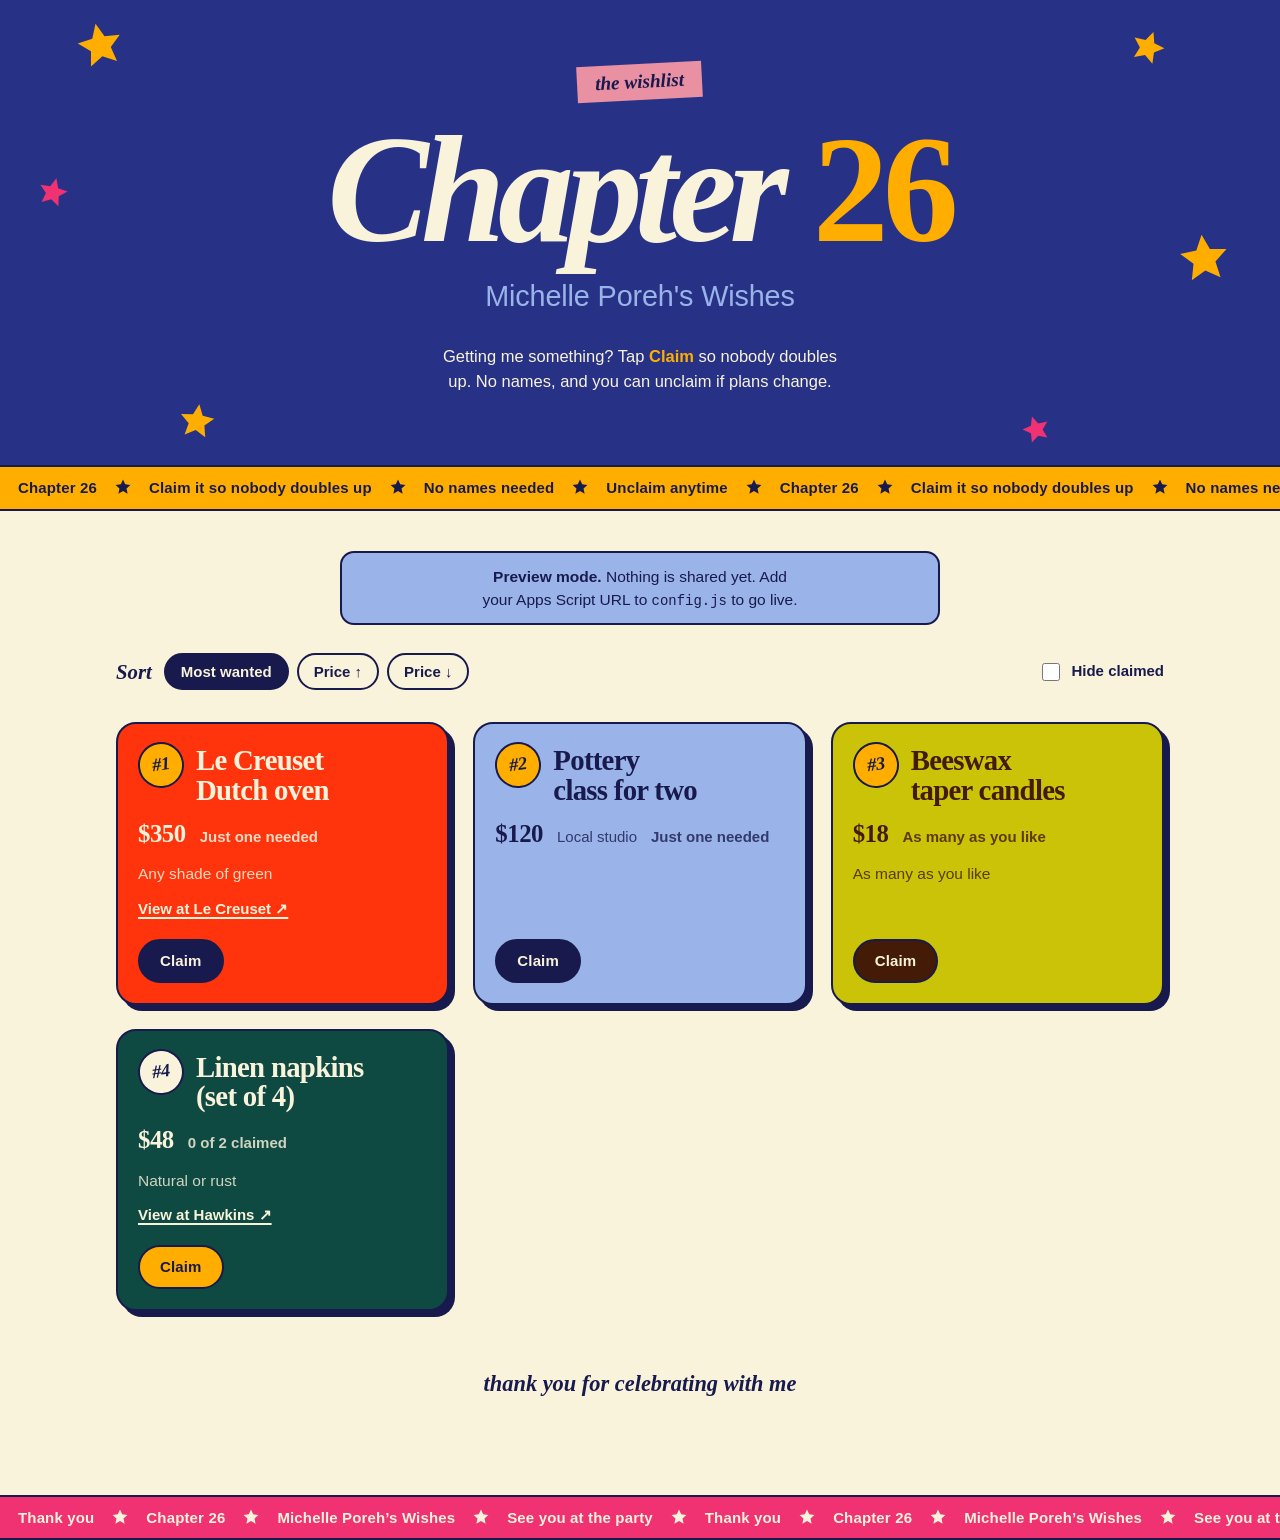
<file: wishlist/index.html>
<!doctype html>
<html lang="en">
<head>
  <meta charset="utf-8">
  <meta name="viewport" content="width=device-width, initial-scale=1">
  <title>Chapter 26</title>
  <meta name="description" content="Michelle Poreh's Wishes">
  <link rel="icon" href="data:image/svg+xml,<svg xmlns='http://www.w3.org/2000/svg' viewBox='0 0 100 100'><text y='.9em' font-size='90'>✦</text></svg>">
  <link href="https://api.fontshare.com/v2/css?f[]=gambetta@600,700,601,701&f[]=switzer@300,400,500,700&display=swap" rel="stylesheet">
  <link rel="stylesheet" href="style.css">
</head>
<body>
  <svg width="0" height="0" style="position:absolute" aria-hidden="true">
    <symbol id="star" viewBox="0 0 100 100"><path d="M50 3l13.6 30.3 33 3.6-24.6 22.3 6.9 32.5L50 75.1 21.1 91.7 28 59.2 3.4 36.9l33-3.6z"/></symbol>
  </svg>

  <header class="hero">
    <svg class="star" style="top:22px;left:6%;--s:46px;--r:-12deg"><use href="#star"/></svg>
    <svg class="star pink optional" style="top:38%;left:3%;--s:30px;--r:14deg"><use href="#star"/></svg>
    <svg class="star" style="bottom:26px;left:14%;--s:36px;--r:8deg"><use href="#star"/></svg>
    <svg class="star" style="top:30px;right:9%;--s:34px;--r:20deg"><use href="#star"/></svg>
    <svg class="star optional" style="top:50%;right:4%;--s:50px;--r:-6deg"><use href="#star"/></svg>
    <svg class="star pink" style="bottom:22px;right:18%;--s:28px;--r:-18deg"><use href="#star"/></svg>
    <div class="hero-inner">
      <div class="tag">the wishlist</div>
      <h1 class="title"><em>Chapter</em> <span class="num">26</span></h1>
      <p class="subtitle">Michelle Poreh's Wishes</p>
      <p class="intro">Getting me something? Tap <strong>Claim</strong> so nobody doubles up. No names, and you can unclaim if plans change.</p>
    </div>
  </header>

  <div class="marquee" aria-hidden="true">
    <div class="marquee-track" id="marquee"></div>
  </div>

  <section class="list-section">
  <div class="wrap">
    <div id="owner-notice" class="notice" hidden>
      <strong>No peeking!</strong> This device belongs to the birthday star, so claims are hidden here.
      <a href="admin.html">Edit your list</a>
    </div>
    <div id="preview-notice" class="notice" hidden>
      <strong>Preview mode.</strong> Nothing is shared yet. Add your Apps Script URL to <code>config.js</code> to go live.
    </div>

    <div class="toolbar">
      <div class="segmented" role="group" aria-label="Sort">
        <span class="label">Sort</span>
        <button type="button" data-sort="rank" aria-pressed="true">Most wanted</button>
        <button type="button" data-sort="price-asc" aria-pressed="false" aria-label="Price, low to high">Price ↑</button>
        <button type="button" data-sort="price-desc" aria-pressed="false" aria-label="Price, high to low">Price ↓</button>
      </div>
      <label class="toggle" id="hide-claimed-wrap">
        <input type="checkbox" id="hide-claimed"> Hide claimed
      </label>
    </div>

    <main id="grid" class="grid" aria-live="polite">
      <div class="skeleton"></div><div class="skeleton"></div><div class="skeleton"></div>
    </main>

    <p class="footer-note">thank you for celebrating with me</p>
  </div>
  </section>

  <div class="marquee pink" aria-hidden="true">
    <div class="marquee-track" id="marquee-2" style="animation-direction: reverse"></div>
  </div>
  <div id="toast" class="toast" role="status"></div>

  <script src="config.js"></script>
  <script src="api.js"></script>
  <script>
  (function () {
    const API = window.WishlistAPI;
    const MINE_KEY = 'wishlist-my-claims';     // { itemId: [token, ...] }
    const PREFS_KEY = 'wishlist-prefs';
    const isOwner = !!API.store.get('wishlist-owner', false);

    let items = [];
    let mine = API.store.get(MINE_KEY, {});
    const prefs = Object.assign({ sort: 'rank', hideClaimed: false }, API.store.get(PREFS_KEY, {}));
    const busy = new Set();

    const grid = document.getElementById('grid');
    const hideClaimed = document.getElementById('hide-claimed');

    if (isOwner) {
      document.getElementById('owner-notice').hidden = false;
      document.getElementById('hide-claimed-wrap').hidden = true;
    }
    if (API.preview) document.getElementById('preview-notice').hidden = false;

    // Scrolling banners: the phrase list is repeated twice so the loop is seamless.
    const starSvg = '<svg viewBox="0 0 100 100" width="16" height="16" style="vertical-align:-2px"><use href="#star"/></svg>';
    function fillMarquee(id, phrases) {
      const once = phrases.map(p => `<span>${p}</span><span class="sep">${starSvg}</span>`).join('');
      document.getElementById(id).innerHTML = once.repeat(4);
    }
    fillMarquee('marquee', ['Chapter 26', 'Claim it so nobody doubles up', 'No names needed', 'Unclaim anytime']);
    fillMarquee('marquee-2', ['Thank you', 'Chapter 26', 'Michelle Poreh’s Wishes', 'See you at the party']);

    // ---------- helpers ----------
    const esc = (s) => String(s == null ? '' : s).replace(/[&<>"']/g, c => ({ '&': '&amp;', '<': '&lt;', '>': '&gt;', '"': '&quot;', "'": '&#39;' }[c]));
    const safeUrl = (u) => /^https?:\/\//i.test(String(u || '').trim()) ? String(u).trim() : '';
    const money = (n) => n == null || n === '' || isNaN(n) ? '' :
      '$' + Number(n).toLocaleString(undefined, { minimumFractionDigits: Number(n) % 1 ? 2 : 0, maximumFractionDigits: 2 });
    function toast(msg) {
      const t = document.getElementById('toast');
      t.textContent = msg; t.classList.add('show');
      clearTimeout(toast._t); toast._t = setTimeout(() => t.classList.remove('show'), 2600);
    }
    function savePrefs() { API.store.set(PREFS_KEY, prefs); }
    function myTokens(id) { return mine[id] || []; }

    function qtyText(it) {
      if (isOwner) {
        if (it.quantity === 0) return 'Any number welcome';
        return it.quantity === 1 ? 'Just one' : 'Up to ' + it.quantity;
      }
      if (it.quantity === 0) {
        return it.claimed ? `As many as you like · ${it.claimed} claimed` : 'As many as you like';
      }
      if (it.quantity === 1) return 'Just one needed';
      return `${Math.min(it.claimed, it.quantity)} of ${it.quantity} claimed`;
    }

    // ---------- render ----------
    function sortedItems() {
      const list = items.slice();
      const price = (x) => (x.price == null || isNaN(x.price)) ? null : Number(x.price);
      if (prefs.sort === 'rank') list.sort((a, b) => a.rank - b.rank);
      else {
        const dir = prefs.sort === 'price-asc' ? 1 : -1;
        list.sort((a, b) => {
          const pa = price(a), pb = price(b);
          if (pa == null && pb == null) return a.rank - b.rank;
          if (pa == null) return 1;          // no price → always at the end
          if (pb == null) return -1;
          return (pa - pb) * dir || a.rank - b.rank;
        });
      }
      return list;
    }

    function render() {
      document.querySelectorAll('[data-sort]').forEach(b => b.setAttribute('aria-pressed', String(b.dataset.sort === prefs.sort)));
      hideClaimed.checked = prefs.hideClaimed;

      let list = sortedItems();
      if (!isOwner && prefs.hideClaimed) {
        list = list.filter(it => !(it.quantity > 0 && it.claimed >= it.quantity) || myTokens(it.id).length);
      }
      if (!list.length) {
        grid.innerHTML = `<p class="empty">${items.length ? 'Everything has been claimed — thank you! ✦' : 'The list is still being written…'}</p>`;
        return;
      }
      grid.innerHTML = list.map(cardHtml).join('');
    }

    // Each item keeps the same color no matter how the list is sorted.
    function colorClass(it) { return 'c' + ((Number(it.rank) - 1) % 6 + 6) % 6; }

    function cardHtml(it) {
      const mineCount = isOwner ? 0 : myTokens(it.id).length;
      const full = !isOwner && it.quantity > 0 && it.claimed >= it.quantity;
      const link = safeUrl(it.link);
      const img = safeUrl(it.image);
      const loading = busy.has(it.id);

      let foot = '';
      if (!isOwner) {
        if (mineCount) {
          foot = `<span class="status mine">✓ Yours${mineCount > 1 ? ' ×' + mineCount : ''}</span>
                  <button class="btn btn-ghost" data-unclaim="${esc(it.id)}" ${loading ? 'disabled' : ''}>Unclaim</button>`;
          if (!full && it.quantity !== 1) {
            foot += `<button class="btn btn-ghost" data-claim="${esc(it.id)}" ${loading ? 'disabled' : ''}>+1</button>`;
          }
        } else if (full) {
          foot = '';
        } else {
          foot = `<button class="btn btn-primary" data-claim="${esc(it.id)}" ${loading ? 'disabled' : ''}>${loading ? 'Claiming…' : 'Claim'}</button>`;
        }
      }
      const linkHtml = link
        ? `<a class="link" href="${esc(link)}" target="_blank" rel="noopener noreferrer">View ${it.store ? 'at ' + esc(it.store) : 'item'} ↗</a>`
        : '';

      return `
        <article class="card ${colorClass(it)} ${full ? 'is-full' : ''} ${mineCount ? 'is-mine' : ''}">
          ${full && !mineCount ? '<span class="stamp">Claimed</span>' : ''}
          ${img ? `<div class="card-img"><img src="${esc(img)}" alt="" loading="lazy" referrerpolicy="no-referrer"></div>` : ''}
          <div class="card-body">
            <div class="card-top">
              <span class="rank ${it.rank <= 3 ? 'top' : ''}" title="Wish ranking">#${esc(it.rank)}</span>
              <h2 class="name">${esc(it.name)}</h2>
            </div>
            <div class="meta">
              ${money(it.price) ? `<span class="price">${money(it.price)}</span>` : ''}
              ${it.store && !link ? `<span>${esc(it.store)}</span>` : ''}
              <span class="qty">${qtyText(it)}</span>
            </div>
            ${it.notes ? `<p class="notes">${esc(it.notes)}</p>` : ''}
            ${linkHtml ? `<div>${linkHtml}</div>` : ''}
            ${foot ? `<div class="card-foot">${foot}</div>` : ''}
          </div>
        </article>`;
    }

    // ---------- actions ----------
    async function load() {
      try {
        const data = await API.list();
        items = data.items || [];
        // Forget local claims for items that no longer exist.
        Object.keys(mine).forEach(id => { if (!items.some(it => it.id === id)) delete mine[id]; });
        API.store.set(MINE_KEY, mine);
        render();
      } catch (e) {
        grid.innerHTML = `<p class="empty">Couldn't load the list. Please refresh in a moment.</p>`;
      }
    }

    async function claim(id) {
      busy.add(id); render();
      try {
        const res = await API.claim(id);
        mine[id] = myTokens(id).concat(res.token);
        API.store.set(MINE_KEY, mine);
        items = res.items;
        toast('Claimed ✦ thank you!');
      } catch (e) {
        if (e.items) items = e.items;
        toast(e.message || 'Something went wrong, try again');
      } finally {
        busy.delete(id); render();
      }
    }

    async function unclaim(id) {
      const tokens = myTokens(id);
      if (!tokens.length) return;
      busy.add(id); render();
      const dropToken = () => {
        mine[id] = tokens.slice(0, -1);
        if (!mine[id].length) delete mine[id];
        API.store.set(MINE_KEY, mine);
      };
      try {
        const res = await API.unclaim(id, tokens[tokens.length - 1]);
        items = res.items;
        dropToken();
        toast('Unclaimed — it’s back on the list');
      } catch (e) {
        // The server answered (claim already gone): forget the token.
        // A network error: keep it so they can try again.
        if (e.items) { items = e.items; dropToken(); }
        toast(e.message || 'Something went wrong, try again');
      } finally {
        busy.delete(id); render();
      }
    }

    document.addEventListener('click', (e) => {
      const s = e.target.closest('[data-sort]');
      if (s) { prefs.sort = s.dataset.sort; savePrefs(); render(); return; }
      const c = e.target.closest('[data-claim]');
      if (c) { claim(c.dataset.claim); return; }
      const u = e.target.closest('[data-unclaim]');
      if (u) { unclaim(u.dataset.unclaim); }
    });
    hideClaimed.addEventListener('change', () => { prefs.hideClaimed = hideClaimed.checked; savePrefs(); render(); });

    load();
  })();
  </script>
</body>
</html>
</file>
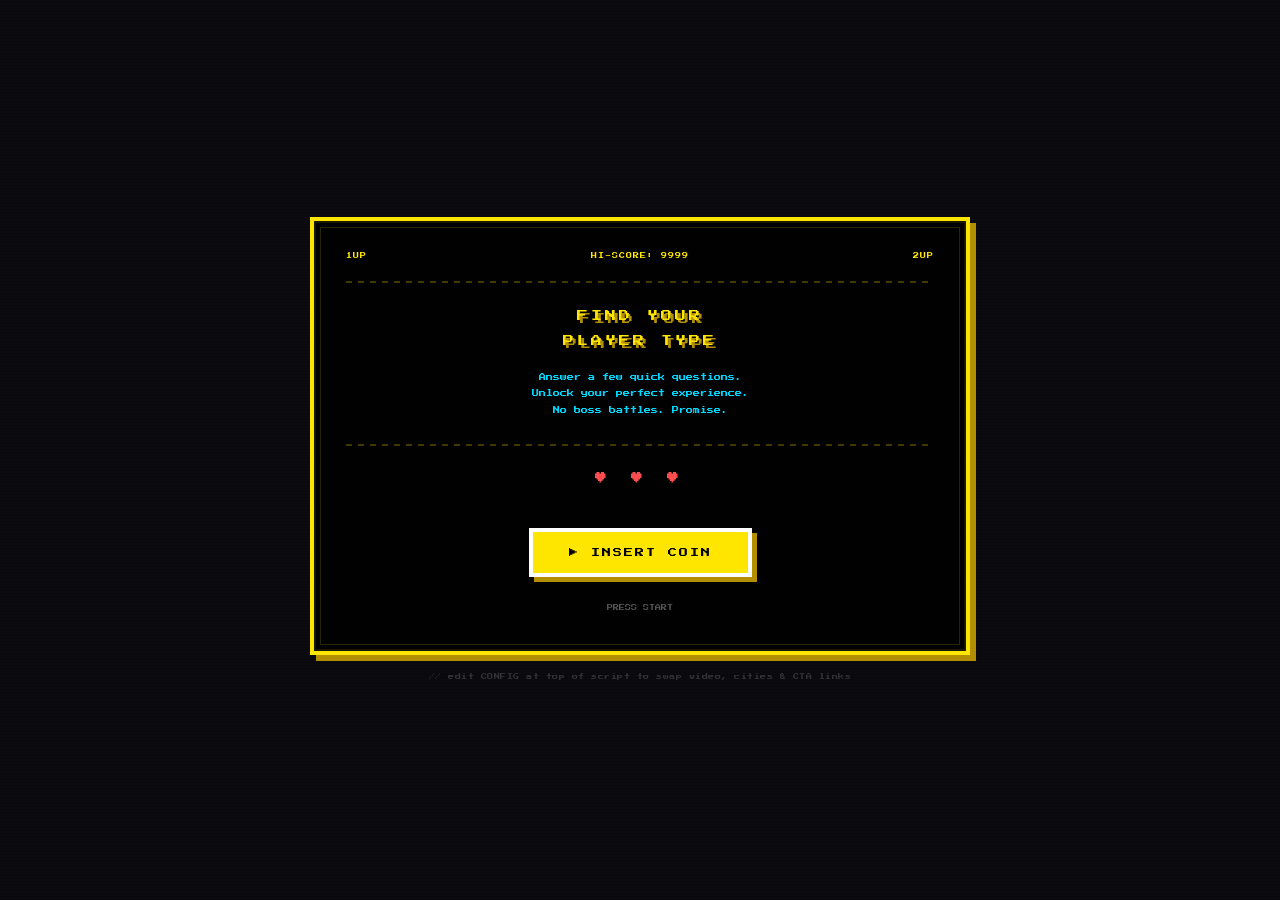
<file: venue_quiz.html>
<!DOCTYPE html>
<html lang="en">
<head>
<meta charset="UTF-8">
<meta name="viewport" content="width=device-width, initial-scale=1.0">
<title>Find Your Player Type</title>
<link href="https://fonts.googleapis.com/css2?family=Press+Start+2P&display=swap" rel="stylesheet">
<style>
* { box-sizing: border-box; margin: 0; padding: 0; }

body {
  font-family: 'Press Start 2P', monospace;
  background: #0a0a0f;
  color: #fff;
  min-height: 100vh;
}

#quiz-wrap {
  position: relative;
  min-height: 100vh;
  display: flex;
  flex-direction: column;
  align-items: center;
  justify-content: center;
  padding: 2rem 1rem;
}

#video-bg {
  position: fixed;
  top: 0; left: 0;
  width: 100%; height: 100%;
  object-fit: cover;
  opacity: 0.22;
  z-index: 0;
  pointer-events: none;
}

.scanlines {
  position: fixed;
  top: 0; left: 0;
  width: 100%; height: 100%;
  background: repeating-linear-gradient(
    0deg,
    rgba(0,0,0,0.13) 0px,
    rgba(0,0,0,0.13) 1px,
    transparent 1px,
    transparent 3px
  );
  z-index: 1;
  pointer-events: none;
}

.content {
  position: relative;
  z-index: 2;
  width: 100%;
  max-width: 660px;
}

.arcade-frame {
  border: 4px solid #ffe600;
  background: rgba(0,0,0,0.88);
  padding: 2rem 2rem 2.5rem;
  position: relative;
  box-shadow: 6px 6px 0 #b38f00, inset 0 0 0 2px rgba(255,230,0,0.1);
}

.arcade-frame::before {
  content: '';
  position: absolute;
  top: 6px; left: 6px; right: 6px; bottom: 6px;
  border: 1px solid rgba(255,230,0,0.15);
  pointer-events: none;
}

.hud {
  display: flex;
  justify-content: space-between;
  align-items: center;
  font-size: 6px;
  color: #ffe600;
  letter-spacing: 1px;
  margin-bottom: 1.2rem;
}

.progress-rail {
  width: 100%;
  height: 6px;
  background: #1a1a1a;
  border: 1px solid #333;
  margin-bottom: 1.8rem;
  overflow: hidden;
}

.progress-fill {
  height: 100%;
  background: linear-gradient(90deg, #ffe600, #ffaa00);
  transition: width 0.35s ease;
}

.q-label {
  font-size: 6px;
  color: #00d8ff;
  letter-spacing: 2px;
  margin-bottom: 0.6rem;
}

.q-text {
  font-size: 9px;
  line-height: 2.1;
  color: #fff;
  margin-bottom: 1.6rem;
  min-height: 40px;
}

.options-grid {
  display: grid;
  grid-template-columns: 1fr 1fr;
  gap: 10px;
}

.options-grid.single-col {
  grid-template-columns: 1fr;
}

.pxbtn {
  font-family: 'Press Start 2P', monospace;
  font-size: 7px;
  line-height: 1.75;
  color: #fff;
  background: #0d0d0d;
  border: 3px solid #555;
  padding: 13px 10px;
  cursor: pointer;
  text-align: left;
  position: relative;
  width: 100%;
  letter-spacing: 0.3px;
  transition: border-color 0.1s, background 0.1s, color 0.1s;
}

.pxbtn::after {
  content: '';
  position: absolute;
  bottom: -5px; right: -5px;
  width: 100%; height: 100%;
  background: #333;
  z-index: -1;
  transition: background 0.1s;
}

.pxbtn:hover {
  background: #ffe600;
  color: #000;
  border-color: #ffe600;
}

.pxbtn:hover::after { background: #b38f00; }

.pxbtn:active { transform: translate(3px, 3px); }
.pxbtn:active::after { display: none; }

.pxbtn .ltr {
  color: #00d8ff;
  margin-right: 6px;
  font-size: 8px;
}

.pxbtn:hover .ltr { color: #000; }

.pxbtn.selected {
  background: #ffe600;
  color: #000;
  border-color: #ffe600;
}

.pxbtn.selected .ltr { color: #000; }
.pxbtn.selected::after { background: #b38f00; }

.yes-no-row {
  display: flex;
  gap: 12px;
}

.yes-no-row .pxbtn {
  flex: 1;
  text-align: center;
  font-size: 9px;
  padding: 16px;
}

.city-wrap { margin-top: 0.8rem; }

.city-label {
  font-size: 6px;
  color: #aaa;
  letter-spacing: 1px;
  margin-bottom: 0.5rem;
}

.city-select {
  font-family: 'Press Start 2P', monospace;
  font-size: 7px;
  width: 100%;
  background: #0d0d0d;
  color: #fff;
  border: 3px solid #555;
  padding: 12px 10px;
  cursor: pointer;
  appearance: none;
  -webkit-appearance: none;
  outline: none;
}

.city-select:focus { border-color: #ffe600; }
.city-select option { background: #111; color: #fff; }

.select-wrap { position: relative; }

.select-wrap::after {
  content: '▼';
  font-size: 6px;
  color: #ffe600;
  position: absolute;
  right: 12px;
  top: 50%;
  transform: translateY(-50%);
  pointer-events: none;
}

.next-btn {
  font-family: 'Press Start 2P', monospace;
  font-size: 8px;
  color: #000;
  background: #ffe600;
  border: 3px solid #ffe600;
  padding: 14px 28px;
  cursor: pointer;
  position: relative;
  margin-top: 1.4rem;
  letter-spacing: 1px;
  display: inline-block;
  box-shadow: 4px 4px 0 #b38f00;
}

.next-btn:active { transform: translate(3px,3px); box-shadow: none; }

.next-btn:disabled {
  opacity: 0.35;
  cursor: not-allowed;
  transform: none;
  box-shadow: 4px 4px 0 #555;
}

.px-divider {
  width: 100%;
  height: 2px;
  background: repeating-linear-gradient(
    90deg,
    #ffe600 0px, #ffe600 6px,
    transparent 6px, transparent 12px
  );
  margin: 1.4rem 0;
  opacity: 0.25;
}

.start-screen { text-align: center; }

.big-title {
  font-size: 11px;
  color: #ffe600;
  text-shadow: 3px 3px 0 #b38f00;
  letter-spacing: 3px;
  line-height: 2.2;
  display: block;
  margin-bottom: 1rem;
}

.tagline {
  font-size: 7px;
  color: #00d8ff;
  line-height: 2.4;
  margin-bottom: 1.5rem;
  display: block;
}

.lives { color: #ff4d4d; font-size: 12px; letter-spacing: 6px; }

.start-btn {
  font-family: 'Press Start 2P', monospace;
  font-size: 9px;
  color: #000;
  background: #ffe600;
  border: 4px solid #fff;
  padding: 16px 36px;
  cursor: pointer;
  letter-spacing: 2px;
  box-shadow: 5px 5px 0 #b38f00;
  margin-top: 1.5rem;
  display: inline-block;
}

.start-btn:active { transform: translate(4px,4px); box-shadow: none; }

.blink { animation: blink 1.1s step-start infinite; }
@keyframes blink { 50% { opacity: 0; } }

.result-screen { text-align: center; }
.result-label { font-size: 6px; color: #00d8ff; letter-spacing: 2px; margin-bottom: 0.8rem; }

.result-badge {
  display: inline-block;
  border: 4px solid #ffe600;
  padding: 1.2rem 1.8rem;
  margin: 0.8rem 0 1.2rem;
  position: relative;
  box-shadow: 5px 5px 0 #b38f00;
}

.result-icon { font-size: 30px; display: block; margin-bottom: 0.5rem; }

.result-name {
  font-size: 13px;
  color: #ffe600;
  text-shadow: 2px 2px 0 #b38f00;
  letter-spacing: 2px;
  display: block;
  margin-bottom: 0.4rem;
}

.result-sub { font-size: 7px; color: #aaa; line-height: 2; }

.cta-msg {
  font-size: 7px;
  line-height: 2.4;
  color: #ddd;
  text-align: left;
  margin: 1rem 0 1.2rem;
}

.cta-btn {
  font-family: 'Press Start 2P', monospace;
  font-size: 7px;
  color: #000;
  background: #ffe600;
  border: 3px solid #ffe600;
  padding: 13px 20px;
  cursor: pointer;
  box-shadow: 4px 4px 0 #b38f00;
  letter-spacing: 0.5px;
  display: inline-block;
  line-height: 2;
  text-decoration: none;
}

.cta-btn:active { transform: translate(3px,3px); box-shadow: none; }

.replay-btn {
  font-family: 'Press Start 2P', monospace;
  font-size: 6px;
  color: #888;
  background: transparent;
  border: 2px solid #333;
  padding: 10px 16px;
  cursor: pointer;
  margin-top: 1rem;
  display: inline-block;
  letter-spacing: 1px;
}

.replay-btn:hover { border-color: #ffe600; color: #ffe600; }

.config-note {
  font-family: 'Press Start 2P', monospace;
  font-size: 6px;
  color: #333;
  text-align: center;
  margin-top: 1rem;
  line-height: 2;
  letter-spacing: 0.5px;
}
</style>
</head>
<body>

<div id="quiz-wrap">
  <video id="video-bg" autoplay muted loop playsinline>
    <source src="" type="video/mp4">
  </video>
  <div class="scanlines"></div>

  <div class="content">
    <div class="arcade-frame">
      <div id="app"></div>
    </div>
    <p class="config-note">// edit CONFIG at top of script to swap video, cities &amp; CTA links</p>
  </div>
</div>

<script>
/* ============================================================
   CONFIG — edit everything here, touch nothing else
   ============================================================ */
var CONFIG = {
  videoUrl: "",                        // paste your .mp4 URL here

  cities: [
    "Los Angeles, CA",
    "Sacramento, CA",
    "Denver, CO",
    "City Four (coming soon)",          // replace with real city
    "City Five (coming soon)"           // replace with real city
  ],

  links: {
    funSeeker:    "https://yoursite.com/events",       // walk-in / events page
    leaguePlayer: "https://yoursite.com/league",       // skeeball league signup
    eventBooker:  "https://yoursite.com/private-events", // private event packages
    corpPlanner:  "https://yoursite.com/corporate"    // corporate inquiry form
  }
};
/* ============================================================ */

// Activate video background
var videoEl = document.getElementById('video-bg');
if (CONFIG.videoUrl) {
  videoEl.querySelector('source').src = CONFIG.videoUrl;
  videoEl.load();
}

var LETTERS = ['A','B','C','D'];

var SEGMENTS = {
  fun: {
    name: "FUN SEEKER",
    icon: "🕹️",
    tagline: "Born to play. Here for the energy.",
    msg: "You don't need a reason to show up — just show up. We've got the games, the drinks, and the crowd. See what's going on this week and come claim your high score.",
    cta: "See What's Happening This Week →",
    link: function() { return CONFIG.links.funSeeker; }
  },
  league: {
    name: "LEAGUE PLAYER",
    icon: "🎳",
    tagline: "You're not here to play around. You're here to WIN.",
    msg: "The league is your arena. Compete weekly, climb the leaderboard, and earn your spot in the hall of fame. Spots fill fast — lock yours in now.",
    cta: "Join the Skeeball League →",
    link: function() { return CONFIG.links.leaguePlayer; }
  },
  event: {
    name: "EVENT BOOKER",
    icon: "🎉",
    tagline: "You make the magic happen for everyone else.",
    msg: "Birthdays, milestones, celebrations — you want something memorable and personal. Let us help you design a private event your people will be talking about all year.",
    cta: "Explore Private Event Packages →",
    link: function() { return CONFIG.links.eventBooker; }
  },
  corp: {
    name: "CORPORATE PLANNER",
    icon: "💼",
    tagline: "You've got a vision and a headcount. Let's execute.",
    msg: "Team outings, client entertainment, company milestones — we handle the details so you can focus on the impression. Get in touch and let's build your custom proposal.",
    cta: "Request a Corporate Proposal →",
    link: function() { return CONFIG.links.corpPlanner; }
  }
};

var QUESTIONS = [
  {
    id: "city_check",
    text: "DO YOU LIVE IN THE CITY?",
    type: "yes_no"
  },
  {
    id: "city_select",
    text: "WHICH CITY ARE YOU IN?",
    type: "city_dropdown",
    showIf: function(state) { return state.answers.city_check === "no"; }
  },
  {
    id: "group_role",
    text: "WHAT'S YOUR ROLE IN THE GROUP CHAT?",
    type: "choice",
    options: [
      { label: "The planner",          points: { corp: 3, event: 2 } },
      { label: "The first RSVP",       points: { fun: 3, event: 1 } },
      { label: "The documentarian",    points: { event: 2, fun: 1 } },
      { label: "I bring the vibes \uD83D\uDC85", points: { fun: 3, league: 1 } }
    ]
  },
  {
    id: "hundred_dollars",
    text: "SOMEONE HANDS YOU $100 AND SAYS \"DO WHAT YOU WANT.\" HOW'RE YOU SPENDING IT?",
    type: "choice",
    options: [
      { label: "Arcade tokens",                 points: { fun: 3, league: 2 } },
      { label: "Drinks with friends",           points: { fun: 3, event: 1 } },
      { label: "Tickets to an event",           points: { event: 3, fun: 1 } },
      { label: "Rent out something ridiculous", points: { corp: 3, event: 2 } }
    ]
  },
  {
    id: "friday_night",
    text: "IT'S FRIDAY NIGHT. WHERE ARE YOU?",
    type: "choice",
    options: [
      { label: "Dominating a skeeball match",           points: { league: 4 } },
      { label: "At a party with friends",               points: { fun: 3, event: 1 } },
      { label: "Hunting for the perfect photobooth strips", points: { event: 3, fun: 1 } },
      { label: "On my couch and loving it",             points: { fun: 2 } }
    ]
  }
];

var phase = 'start';
var qIndex = 0;
var scores = { fun: 0, league: 0, event: 0, corp: 0 };
var state = { answers: {}, pendingCity: null };
var pendingAnswer = null;

var app = document.getElementById('app');

function getVisibleQuestions() {
  return QUESTIONS.filter(function(q) {
    return !q.showIf || q.showIf(state);
  });
}

function totalScore() {
  return Object.values(scores).reduce(function(a, b) { return a + b; }, 0) * 10;
}

function getWinner() {
  return Object.entries(scores).sort(function(a, b) { return b[1] - a[1]; })[0][0];
}

function render() {
  if (phase === 'start')  { renderStart(); return; }
  if (phase === 'result') { renderResult(); return; }
  renderQuestion();
}

function renderStart() {
  app.innerHTML =
    '<div class="start-screen">' +
      '<div class="hud"><span>1UP</span><span>HI-SCORE: 9999</span><span>2UP</span></div>' +
      '<div class="px-divider"></div>' +
      '<span class="big-title">FIND YOUR<br>PLAYER TYPE</span>' +
      '<span class="tagline">Answer a few quick questions.<br>Unlock your perfect experience.<br>No boss battles. Promise.</span>' +
      '<div class="px-divider"></div>' +
      '<div style="margin:1.2rem 0;"><span class="lives">&#9829; &#9829; &#9829;</span></div>' +
      '<button class="start-btn" onclick="startQuiz()">&#9654; INSERT COIN</button>' +
      '<p style="font-size:6px;color:#555;margin-top:1.8rem;" class="blink">PRESS START</p>' +
    '</div>';
}

function renderQuestion() {
  var visible = getVisibleQuestions();
  var q = visible[qIndex];
  if (!q) { phase = 'result'; render(); return; }

  var progress = Math.round((qIndex / visible.length) * 100);
  pendingAnswer = null;

  var bodyHtml = '';

  if (q.type === 'yes_no') {
    bodyHtml =
      '<div class="yes-no-row">' +
        '<button class="pxbtn" onclick="selectYesNo(\'yes\')"><span class="ltr">A.</span>Yes</button>' +
        '<button class="pxbtn" onclick="selectYesNo(\'no\')"><span class="ltr">B.</span>No</button>' +
      '</div>';
  }
  else if (q.type === 'city_dropdown') {
    var opts = CONFIG.cities.map(function(c) {
      return '<option value="' + c + '">' + c + '</option>';
    }).join('');
    bodyHtml =
      '<div class="city-wrap">' +
        '<p class="city-label">// SELECT YOUR CITY</p>' +
        '<div class="select-wrap">' +
          '<select class="city-select" id="city-dd" onchange="cityChosen(this.value)">' +
            '<option value="">&#8212; pick your city &#8212;</option>' +
            opts +
          '</select>' +
        '</div>' +
      '</div><br>' +
      '<button class="next-btn" id="city-next-btn" onclick="confirmCity()" disabled>NEXT &#9654;</button>';
  }
  else if (q.type === 'choice') {
    var cols = q.options.length > 2 ? '' : 'single-col';
    bodyHtml =
      '<div class="options-grid ' + cols + '" id="opt-grid">' +
        q.options.map(function(opt, i) {
          return '<button class="pxbtn" data-idx="' + i + '" onclick="selectChoice(' + i + ', this)">' +
            '<span class="ltr">' + LETTERS[i] + '.</span>' + opt.label +
          '</button>';
        }).join('') +
      '</div><br>' +
      '<button class="next-btn" id="next-btn" onclick="advanceQuestion()" disabled>NEXT &#9654;</button>';
  }

  app.innerHTML =
    '<div class="hud">' +
      '<span>STAGE ' + (qIndex + 1) + '-' + visible.length + '</span>' +
      '<span>SCORE: ' + totalScore() + '</span>' +
    '</div>' +
    '<div class="progress-rail">' +
      '<div class="progress-fill" style="width:' + progress + '%"></div>' +
    '</div>' +
    '<p class="q-label">// QUESTION ' + (qIndex + 1) + ' OF ' + visible.length + '</p>' +
    '<p class="q-text">' + q.text + '</p>' +
    bodyHtml;
}

function selectYesNo(val) {
  state.answers.city_check = val;
  var btns = app.querySelectorAll('.pxbtn');
  btns.forEach(function(b) { b.classList.remove('selected'); });
  btns[val === 'yes' ? 0 : 1].classList.add('selected');
  setTimeout(advanceQuestion, 280);
}

function cityChosen(val) {
  state.pendingCity = val;
  var btn = document.getElementById('city-next-btn');
  if (btn) btn.disabled = (val === '');
}

function confirmCity() {
  state.answers.city_select = state.pendingCity;
  advanceQuestion();
}

function selectChoice(i, el) {
  var grid = document.getElementById('opt-grid');
  if (grid) grid.querySelectorAll('.pxbtn').forEach(function(b) { b.classList.remove('selected'); });
  el.classList.add('selected');
  pendingAnswer = i;
  var nb = document.getElementById('next-btn');
  if (nb) nb.disabled = false;
}

function advanceQuestion() {
  var visible = getVisibleQuestions();
  var q = visible[qIndex];

  if (q.type === 'choice' && pendingAnswer !== null) {
    var pts = q.options[pendingAnswer].points || {};
    Object.entries(pts).forEach(function(entry) {
      scores[entry[0]] = (scores[entry[0]] || 0) + entry[1];
    });
  }

  qIndex++;
  if (qIndex >= visible.length) { phase = 'result'; }
  render();
}

function renderResult() {
  var winner = getWinner();
  var seg = SEGMENTS[winner];
  app.innerHTML =
    '<div class="result-screen">' +
      '<div class="hud" style="justify-content:center;"><span>GAME CLEAR &mdash; FINAL SCORE: ' + totalScore() + '</span></div>' +
      '<div class="px-divider"></div>' +
      '<p class="result-label">// YOUR PLAYER TYPE IS...</p>' +
      '<div class="result-badge">' +
        '<span class="result-icon">' + seg.icon + '</span>' +
        '<span class="result-name">' + seg.name + '</span>' +
        '<span class="result-sub">' + seg.tagline + '</span>' +
      '</div>' +
      '<div class="px-divider"></div>' +
      '<p class="cta-msg">' + seg.msg + '</p>' +
      '<div>' +
        '<a class="cta-btn" href="' + seg.link() + '" target="_blank">' + seg.cta + '</a>' +
      '</div>' +
      '<div style="margin-top:1.8rem;">' +
        '<button class="replay-btn" onclick="restart()">&#8617; PLAY AGAIN</button>' +
      '</div>' +
    '</div>';
}

function startQuiz() {
  phase = 'quiz';
  qIndex = 0;
  scores = { fun: 0, league: 0, event: 0, corp: 0 };
  state = { answers: {}, pendingCity: null };
  pendingAnswer = null;
  render();
}

function restart() { startQuiz(); }

render();
</script>
</body>
</html>
</file>
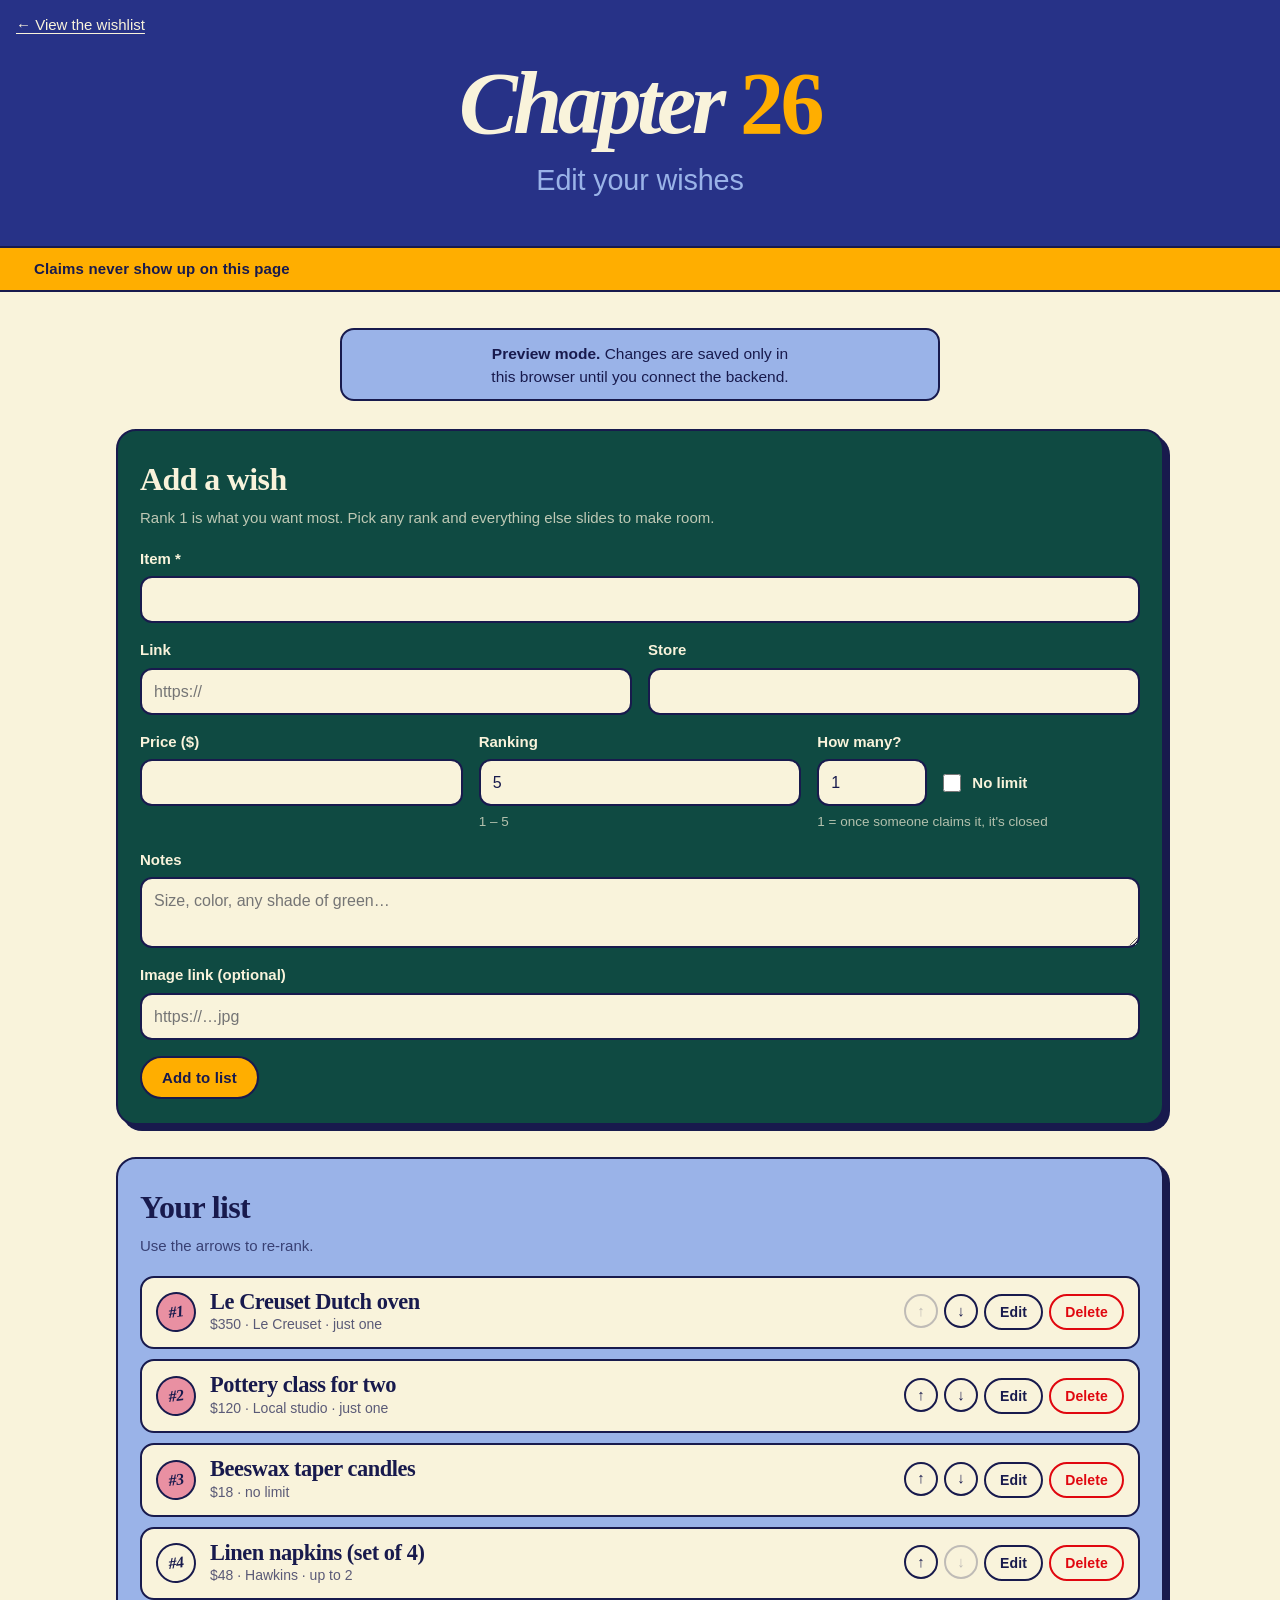
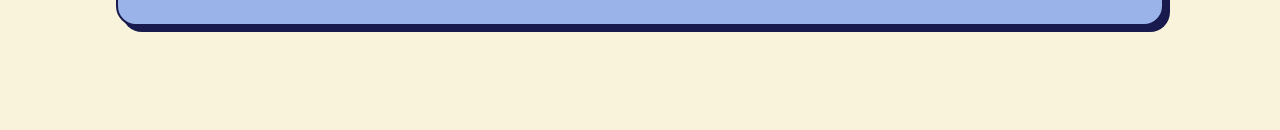
<file: wishlist/admin.html>
<!doctype html>
<html lang="en">
<head>
  <meta charset="utf-8">
  <meta name="viewport" content="width=device-width, initial-scale=1">
  <meta name="robots" content="noindex">
  <title>Edit Wishlist</title>
  <link rel="icon" href="data:image/svg+xml,<svg xmlns='http://www.w3.org/2000/svg' viewBox='0 0 100 100'><text y='.9em' font-size='90'>✦</text></svg>">
  <link href="https://api.fontshare.com/v2/css?f[]=gambetta@600,700,601,701&f[]=switzer@300,400,500,700&display=swap" rel="stylesheet">
  <link rel="stylesheet" href="style.css">
  <style>
    .hero { padding: 40px 16px 44px; }
    .title { font-size: clamp(3rem, 12vw, 5.5rem); }
    main.wrap { padding-top: 36px; padding-bottom: 72px; }
    .panel {
      background: var(--green); color: var(--cream); border: 2px solid var(--ink); border-radius: 20px;
      box-shadow: 6px 6px 0 var(--ink);
      padding: 24px 22px; margin-bottom: 32px;
    }
    .panel.light { background: var(--periwinkle); color: var(--ink); }
    .panel h2 { font-family: var(--serif); font-weight: 700; font-size: 2rem; letter-spacing: -0.02em; margin: 0 0 4px; }
    .panel .hint { opacity: 0.75; font-size: 15px; margin: 0 0 18px; }
    .form { display: grid; gap: 16px; grid-template-columns: repeat(6, 1fr); }
    .field { display: flex; flex-direction: column; gap: 6px; grid-column: span 6; }
    .field.half { grid-column: span 3; }
    .field.third { grid-column: span 2; }
    .field label { font-size: 15px; font-weight: 700; }
    .field small { opacity: 0.7; font-size: 13.5px; }
    .field input[type="text"], .field input[type="url"], .field input[type="number"], .field textarea {
      background: var(--cream); border: 2px solid var(--ink); border-radius: 12px;
      padding: 10px 12px 9px; font-size: 16px; color: var(--ink); width: 100%;
    }
    .field input:disabled { opacity: 0.45; }
    .field textarea { min-height: 70px; resize: vertical; }
    .field input:focus, .field textarea:focus { outline: 2px solid var(--pink); outline-offset: 1px; border-color: transparent; }
    .inline { display: flex; align-items: center; gap: 12px; flex-wrap: wrap; }
    .inline input[type="number"] { width: 110px; }
    .actions { grid-column: span 6; display: flex; gap: 10px; flex-wrap: wrap; }

    .rows { list-style: none; margin: 0; padding: 0; display: flex; flex-direction: column; gap: 10px; }
    .row {
      display: flex; align-items: center; gap: 14px; padding: 12px 14px;
      background: var(--cream); color: var(--ink); border: 2px solid var(--ink); border-radius: 14px;
    }
    .row.editing { background: var(--saffron); }
    .row .rank { width: 40px; height: 40px; font-size: 1rem; }
    .row .rank.top { background: var(--blush); }
    .row-main { flex: 1; min-width: 0; }
    .row-name { font-family: var(--serif); font-weight: 700; font-size: 1.4rem; line-height: 1.1; letter-spacing: -0.02em; overflow-wrap: anywhere; }
    .row-meta { font-size: 14px; opacity: 0.7; }
    .row-btns { display: flex; gap: 6px; flex-wrap: wrap; justify-content: flex-end; --fg: var(--ink); }
    .row-btns .btn { padding: 6px 14px 5px; font-size: 14px; }
    .row-btns .btn-danger { color: var(--red); border-color: var(--red); }
    .icon-btn {
      width: 34px; height: 34px; border-radius: 999px; border: 2px solid var(--ink); background: transparent;
      cursor: pointer; color: var(--ink); display: grid; place-items: center; font-size: 15px; font-weight: 700;
    }
    .icon-btn:hover:not(:disabled) { background: var(--ink); color: var(--cream); }
    .icon-btn:disabled { opacity: 0.25; cursor: default; }
    .topnav {
      position: absolute; top: 0; left: 0; right: 0; z-index: 2;
      display: flex; justify-content: space-between; align-items: center; padding: 14px 16px; font-size: 15px; font-weight: 500;
    }
    .topnav a { text-decoration: underline; text-underline-offset: 3px; }
    .topnav .btn { padding: 5px 14px 4px; font-size: 14px; border-color: var(--cream); color: var(--cream); }

    @media (max-width: 640px) {
      .field.half, .field.third { grid-column: span 6; }
      .row { flex-wrap: wrap; }
      .row-btns { width: 100%; justify-content: flex-start; }
    }
  </style>
</head>
<body>
  <header class="hero">
    <nav class="topnav">
      <a href="./">← View the wishlist</a>
      <button class="btn btn-ghost" id="logout" hidden>Sign out</button>
    </nav>
    <div class="hero-inner" style="padding-top: 24px">
      <h1 class="title"><em>Chapter</em> <span class="num">26</span></h1>
      <p class="subtitle">Edit your wishes</p>
    </div>
  </header>
  <div class="marquee" aria-hidden="true"><div class="marquee-track" style="animation: none; padding-left: 16px"><span>Claims never show up on this page</span></div></div>

  <main class="wrap">
    <div id="preview-notice" class="notice" hidden>
      <strong>Preview mode.</strong> Changes are saved only in this browser until you connect the backend.
    </div>

    <!-- key gate -->
    <section id="gate" class="panel" hidden>
      <h2>Your admin key</h2>
      <p class="hint">Paste the key from the Apps Script log (see SETUP.md). It's remembered on this device, and this device will stop showing claims.</p>
      <form id="gate-form" class="inline">
        <div class="field" style="flex:1; min-width: 220px">
          <input type="text" id="key" autocomplete="off" spellcheck="false" placeholder="admin key" required>
        </div>
        <button class="btn btn-yellow" type="submit">Unlock</button>
      </form>
    </section>

    <div id="editor" hidden>
      <section class="panel">
        <h2 id="form-title">Add a wish</h2>
        <p class="hint">Rank 1 is what you want most. Pick any rank and everything else slides to make room.</p>
        <form id="item-form" class="form">
          <input type="hidden" name="id">
          <div class="field">
            <label for="f-name">Item *</label>
            <input type="text" id="f-name" name="name" required maxlength="140">
          </div>
          <div class="field half">
            <label for="f-link">Link</label>
            <input type="url" id="f-link" name="link" placeholder="https://">
          </div>
          <div class="field half">
            <label for="f-store">Store</label>
            <input type="text" id="f-store" name="store" maxlength="80">
          </div>
          <div class="field third">
            <label for="f-price">Price ($)</label>
            <input type="number" id="f-price" name="price" min="0" step="0.01" inputmode="decimal">
          </div>
          <div class="field third">
            <label for="f-rank">Ranking</label>
            <input type="number" id="f-rank" name="rank" min="1" step="1" inputmode="numeric">
            <small id="rank-hint"></small>
          </div>
          <div class="field third">
            <label for="f-qty">How many?</label>
            <div class="inline">
              <input type="number" id="f-qty" name="quantity" min="1" step="1" value="1" inputmode="numeric">
              <label class="toggle"><input type="checkbox" id="f-unlimited"> No limit</label>
            </div>
            <small>1 = once someone claims it, it's closed</small>
          </div>
          <div class="field">
            <label for="f-notes">Notes</label>
            <textarea id="f-notes" name="notes" maxlength="400" placeholder="Size, color, any shade of green…"></textarea>
          </div>
          <div class="field">
            <label for="f-image">Image link (optional)</label>
            <input type="url" id="f-image" name="image" placeholder="https://…jpg">
          </div>
          <div class="actions">
            <button class="btn btn-yellow" type="submit" id="save-btn">Add to list</button>
            <button class="btn btn-ghost" type="button" id="cancel-btn" hidden>Cancel</button>
          </div>
        </form>
      </section>

      <section class="panel light">
        <h2>Your list</h2>
        <p class="hint">Use the arrows to re-rank.</p>
        <ul id="rows" class="rows"></ul>
      </section>
    </div>
  </main>
  <div id="toast" class="toast" role="status"></div>

  <script src="config.js"></script>
  <script src="api.js"></script>
  <script>
  (function () {
    const API = window.WishlistAPI;
    const KEY_STORE = 'wishlist-admin-key';
    let key = API.store.get(KEY_STORE, '');
    let items = [];
    let busy = false;

    const $ = (id) => document.getElementById(id);
    const form = $('item-form');
    const esc = (s) => String(s == null ? '' : s).replace(/[&<>"']/g, c => ({ '&': '&amp;', '<': '&lt;', '>': '&gt;', '"': '&quot;', "'": '&#39;' }[c]));
    const money = (n) => n == null || n === '' || isNaN(n) ? '' : '$' + Number(n).toLocaleString(undefined, { maximumFractionDigits: 2 });
    function toast(msg) {
      const t = $('toast'); t.textContent = msg; t.classList.add('show');
      clearTimeout(toast._t); toast._t = setTimeout(() => t.classList.remove('show'), 2600);
    }

    if (API.preview) $('preview-notice').hidden = false;

    function markOwner() { API.store.set('wishlist-owner', true); }

    function showGate() { $('gate').hidden = false; $('editor').hidden = true; $('logout').hidden = true; }
    function showEditor() { $('gate').hidden = true; $('editor').hidden = false; $('logout').hidden = API.preview; }

    async function unlock() {
      try {
        const data = await API.adminList(key);
        items = data.items || [];
        markOwner();
        showEditor();
        resetForm();
        renderRows();
      } catch (e) {
        API.store.set(KEY_STORE, '');
        key = '';
        showGate();
        if (e.message) toast(e.message);
      }
    }

    $('gate-form').addEventListener('submit', (e) => {
      e.preventDefault();
      key = $('key').value.trim();
      API.store.set(KEY_STORE, key);
      unlock();
    });
    $('logout').addEventListener('click', () => {
      API.store.set(KEY_STORE, '');
      key = '';
      showGate();
    });

    // ---------- form ----------
    const unlimited = $('f-unlimited');
    const qty = $('f-qty');
    unlimited.addEventListener('change', () => { qty.disabled = unlimited.checked; });

    function resetForm() {
      form.reset();
      form.id.value = '';
      qty.disabled = false;
      $('f-rank').value = items.length + 1;
      $('rank-hint').textContent = `1 – ${items.length + 1}`;
      $('form-title').textContent = 'Add a wish';
      $('save-btn').textContent = 'Add to list';
      $('cancel-btn').hidden = true;
      renderRows();
    }

    function editItem(id) {
      const it = items.find(x => x.id === id);
      if (!it) return;
      form.id.value = it.id;
      form.name.value = it.name || '';
      form.link.value = it.link || '';
      form.store.value = it.store || '';
      form.price.value = it.price == null ? '' : it.price;
      form.rank.value = it.rank;
      form.notes.value = it.notes || '';
      form.image.value = it.image || '';
      unlimited.checked = it.quantity === 0;
      qty.value = it.quantity || 1;
      qty.disabled = unlimited.checked;
      $('rank-hint').textContent = `1 – ${items.length}`;
      $('form-title').textContent = 'Edit wish';
      $('save-btn').textContent = 'Save changes';
      $('cancel-btn').hidden = false;
      renderRows();
      form.scrollIntoView({ behavior: 'smooth', block: 'start' });
      form.name.focus({ preventScroll: true });
    }
    $('cancel-btn').addEventListener('click', resetForm);

    form.addEventListener('submit', async (e) => {
      e.preventDefault();
      if (busy) return;
      const item = {
        id: form.id.value || undefined,
        name: form.name.value,
        link: form.link.value,
        store: form.store.value,
        price: form.price.value,
        rank: form.rank.value,
        quantity: unlimited.checked ? 0 : (parseInt(qty.value, 10) || 1),
        notes: form.notes.value,
        image: form.image.value,
      };
      busy = true; $('save-btn').disabled = true;
      try {
        const res = await API.saveItem(key, item);
        items = res.items;
        toast(item.id ? 'Saved ✦' : 'Added ✦');
        resetForm();
      } catch (err) {
        toast(err.message || 'Could not save');
      } finally {
        busy = false; $('save-btn').disabled = false;
      }
    });

    // ---------- list ----------
    function renderRows() {
      const editing = form.id.value;
      const rows = $('rows');
      if (!items.length) { rows.innerHTML = '<li class="empty" style="padding:24px 0">No wishes yet. Add your first one above.</li>'; return; }
      rows.innerHTML = items.map((it, i) => `
        <li class="row ${editing === it.id ? 'editing' : ''}">
          <span class="rank ${it.rank <= 3 ? 'top' : ''}">#${esc(it.rank)}</span>
          <div class="row-main">
            <div class="row-name">${esc(it.name)}</div>
            <div class="row-meta">${[money(it.price), it.store, it.quantity === 0 ? 'no limit' : (it.quantity === 1 ? 'just one' : 'up to ' + it.quantity)].filter(Boolean).map(esc).join(' · ')}</div>
          </div>
          <div class="row-btns">
            <button class="icon-btn" data-move="up" data-id="${esc(it.id)}" ${i === 0 ? 'disabled' : ''} aria-label="Move up">↑</button>
            <button class="icon-btn" data-move="down" data-id="${esc(it.id)}" ${i === items.length - 1 ? 'disabled' : ''} aria-label="Move down">↓</button>
            <button class="btn btn-ghost" data-edit="${esc(it.id)}">Edit</button>
            <button class="btn btn-danger" data-del="${esc(it.id)}">Delete</button>
          </div>
        </li>`).join('');
    }

    $('rows').addEventListener('click', async (e) => {
      const btn = e.target.closest('button');
      if (!btn || busy) return;
      if (btn.dataset.edit) { editItem(btn.dataset.edit); return; }
      try {
        busy = true;
        if (btn.dataset.move) {
          items = (await API.move(key, btn.dataset.id, btn.dataset.move)).items;
        } else if (btn.dataset.del) {
          const it = items.find(x => x.id === btn.dataset.del);
          if (!confirm(`Remove "${it ? it.name : 'this item'}" from your list?`)) return;
          items = (await API.deleteItem(key, btn.dataset.del)).items;
          if (form.id.value === btn.dataset.del) { busy = false; resetForm(); }
          toast('Removed');
        }
        renderRows();
        if (!form.id.value) { $('f-rank').value = items.length + 1; $('rank-hint').textContent = `1 – ${items.length + 1}`; }
      } catch (err) {
        toast(err.message || 'Something went wrong');
      } finally {
        busy = false;
      }
    });

    // ---------- start ----------
    if (API.preview || key) unlock(); else showGate();
  })();
  </script>
</body>
</html>
</file>
<file: wishlist/style.css>
/* Fonts: Gambetta (display serif) and Switzer (sans), both from Fontshare. */
:root {
  --cream: #f9f3db;
  --vermilion: #ff340c;
  --red: #e0070f;
  --pink: #f03172;
  --blush: #e990a2;
  --saffron: #ffae00;
  --chartreuse: #cac307;
  --green: #0f4a42;
  --periwinkle: #9ab3e8;
  --navy: #181a4d;
  --cobalt: #273287;
  --brown: #441b07;
  --ink: var(--navy);

  --serif: 'Gambetta', Georgia, serif;
  --sans: 'Switzer', 'Helvetica Neue', Arial, sans-serif;
}

* { box-sizing: border-box; }
[hidden] { display: none !important; }

html { background: var(--cream); }
body {
  margin: 0;
  min-height: 100vh;
  font-family: var(--sans);
  font-weight: 500;
  font-size: 17px;
  line-height: 1.5;
  color: var(--navy);
  background: var(--cream);
  overflow-x: hidden;
}

/* Text either fills one line or splits evenly across lines — no stragglers. */
h1, h2, p, li, .notice, .name, .tag, .empty, .footer-note, .status, .stamp { text-wrap: balance; }

a { color: inherit; }
button, input, textarea, select { font: inherit; color: inherit; }
code { font-size: 0.9em; }

.wrap { max-width: 1080px; margin: 0 auto; padding: 0 16px; }

/* ---------- hero ---------- */
.hero {
  position: relative;
  background: var(--cobalt);
  color: var(--cream);
  padding: 64px 16px 72px;
  text-align: center;
  overflow: hidden;
}
.hero-inner { position: relative; z-index: 1; max-width: 760px; margin: 0 auto; }
.tag {
  display: inline-block;
  background: var(--blush);
  color: var(--navy);
  font-family: var(--serif);
  font-style: italic;
  font-weight: 700;
  font-size: 1.2rem;
  padding: 4px 18px 3px;
  transform: rotate(-3deg);
  margin-bottom: 22px;
}
.title {
  font-family: var(--serif);
  font-weight: 700;
  font-size: clamp(4rem, 17vw, 9.5rem);
  line-height: 0.9;
  letter-spacing: -0.04em;
  margin: 0;
  white-space: nowrap;
}
.title em { font-style: italic; font-weight: 700; letter-spacing: -0.05em; }
.title .num { color: var(--saffron); }
.subtitle {
  font-family: var(--sans);
  font-weight: 300;
  font-size: clamp(1.25rem, 4.4vw, 1.8rem);
  letter-spacing: -0.005em;
  color: var(--periwinkle);
  margin: 16px 0 0;
}
.intro {
  max-width: 34em; margin: 26px auto 0; font-size: 16.5px; font-weight: 400;
}
.intro strong { font-weight: 700; color: var(--saffron); }

/* scattered stars */
.star {
  position: absolute; width: var(--s, 42px); height: var(--s, 42px);
  fill: var(--saffron); transform: rotate(var(--r, 0deg));
}
.star.pink { fill: var(--pink); }

/* ---------- marquee ---------- */
.marquee {
  background: var(--saffron); color: var(--navy);
  overflow: hidden; white-space: nowrap;
  border-top: 2px solid var(--ink); border-bottom: 2px solid var(--ink);
}
.marquee.pink { background: var(--pink); color: var(--cream); }
.marquee svg { fill: currentColor; }
.marquee-track {
  display: inline-flex; padding: 10px 0 9px;
  animation: scroll 38s linear infinite;
  font-weight: 700; font-size: 15px; letter-spacing: 0.01em;
}
.marquee-track span { padding: 0 18px; }
.marquee-track span.sep { padding: 0; }
@keyframes scroll { to { transform: translateX(-50%); } }

/* ---------- list section ---------- */
.list-section { padding: 40px 0 72px; }

.toolbar {
  display: flex; flex-wrap: wrap; gap: 14px 20px; align-items: center; justify-content: space-between;
  margin-bottom: 32px;
}
.segmented { display: inline-flex; flex-wrap: nowrap; gap: 8px; align-items: center; }
.label { font-family: var(--serif); font-style: italic; font-weight: 700; font-size: 1.3rem; margin-right: 4px; }
.segmented button {
  border: 2px solid var(--ink); background: transparent; border-radius: 999px; white-space: nowrap;
  padding: 6px 15px 5px; cursor: pointer; font-size: 15px; font-weight: 700; color: var(--ink);
}
.segmented button:hover { background: rgba(24, 26, 77, 0.08); }
.segmented button[aria-pressed="true"] { background: var(--ink); color: var(--cream); }
.toggle { display: inline-flex; align-items: center; gap: 8px; cursor: pointer; font-size: 15px; font-weight: 700; white-space: nowrap; }
.toggle input { accent-color: var(--pink); width: 18px; height: 18px; }

/* ---------- cards ---------- */
.grid {
  display: grid; gap: 24px;
  grid-template-columns: repeat(auto-fill, minmax(290px, 1fr));
}
.card {
  --bg: var(--vermilion); --fg: var(--cream); --soft: rgba(249, 243, 219, 0.88);
  --btn-bg: var(--navy); --btn-fg: var(--cream);
  position: relative; display: flex; flex-direction: column;
  background: var(--bg); color: var(--fg);
  border: 2px solid var(--ink); border-radius: 20px;
  box-shadow: 6px 6px 0 var(--ink);
  transition: transform .15s, box-shadow .15s;
}
.card:hover { transform: translate(-2px, -2px); box-shadow: 8px 8px 0 var(--ink); }
.card.c1 { --bg: var(--periwinkle); --fg: var(--navy);  --soft: rgba(24, 26, 77, 0.8); }
.card.c2 { --bg: var(--chartreuse); --fg: var(--brown); --soft: rgba(68, 27, 7, 0.82); --btn-bg: var(--brown); }
.card.c3 { --bg: var(--green);      --fg: var(--cream); --soft: rgba(249, 243, 219, 0.82); --btn-bg: var(--saffron); --btn-fg: var(--navy); }
.card.c4 { --bg: var(--blush);      --fg: var(--brown); --soft: rgba(68, 27, 7, 0.82); --btn-bg: var(--brown); }
.card.c5 { --bg: var(--cobalt);     --fg: var(--cream); --soft: rgba(249, 243, 219, 0.82); --btn-bg: var(--saffron); --btn-fg: var(--navy); }
.card.is-full { --bg: var(--brown); --fg: rgba(249, 243, 219, 0.6); --soft: rgba(249, 243, 219, 0.5); box-shadow: none; }
.card.is-full:hover { transform: none; }

.card-img { margin: 12px 12px 0; border-radius: 12px; overflow: hidden; aspect-ratio: 16 / 10; border: 2px solid var(--ink); background: var(--navy); }
.card-img img { width: 100%; height: 100%; object-fit: cover; display: block; }

.card-body { padding: 18px 20px 20px; display: flex; flex-direction: column; gap: 10px; flex: 1; }
.card-top { display: flex; align-items: flex-start; gap: 12px; }
.rank {
  flex: none; width: 46px; height: 46px; border-radius: 50%;
  display: grid; place-items: center;
  background: var(--cream); color: var(--navy); border: 2px solid var(--ink);
  font-family: var(--serif); font-style: italic; font-weight: 700; font-size: 1.15rem; letter-spacing: -0.03em;
  transform: rotate(-8deg);
}
.rank.top { background: var(--saffron); }
.name {
  font-family: var(--serif); font-weight: 700; font-size: 1.8rem; line-height: 1.02;
  letter-spacing: -0.025em; margin: 4px 0 0; overflow-wrap: anywhere;
}
.meta { display: flex; flex-wrap: wrap; gap: 4px 14px; align-items: baseline; font-size: 15px; color: var(--soft); }
.price { font-family: var(--serif); font-size: 1.55rem; font-weight: 700; color: var(--fg); letter-spacing: -0.02em; }
.qty { font-weight: 700; }
.notes { font-size: 15.5px; font-weight: 400; margin: 0; color: var(--soft); }

.card-foot { margin-top: auto; padding-top: 8px; display: flex; flex-wrap: wrap; gap: 10px; align-items: center; }

.btn {
  border: 2px solid var(--ink); border-radius: 999px; cursor: pointer; white-space: nowrap;
  padding: 9px 20px 8px; font-size: 15px; font-weight: 700; letter-spacing: 0.01em;
  transition: transform .1s, filter .15s;
}
.btn:active { transform: scale(0.97); }
.btn:disabled { cursor: default; opacity: 0.6; }
.btn-primary { background: var(--btn-bg, var(--navy)); color: var(--btn-fg, var(--cream)); }
.btn-primary:hover:not(:disabled) { filter: brightness(1.15); }
.btn-ghost { background: transparent; color: var(--fg, var(--navy)); border-color: currentColor; }
.btn-ghost:hover:not(:disabled) { background: rgba(127, 127, 127, 0.15); }
.btn-danger { background: transparent; color: var(--red); border-color: var(--red); }
.btn-yellow { background: var(--saffron); color: var(--navy); }

.status {
  display: inline-flex; align-items: center; gap: 6px; padding: 7px 14px 6px; border-radius: 999px;
  font-size: 14px; font-weight: 700; border: 2px solid var(--ink);
}
.status.mine { background: var(--cream); color: var(--navy); }
.stamp {
  position: absolute; top: -14px; right: 18px; z-index: 2;
  background: var(--pink); color: var(--cream); border: 2px solid var(--ink);
  font-weight: 700; font-size: 14px; letter-spacing: 0.08em; text-transform: uppercase;
  padding: 5px 14px 4px; transform: rotate(6deg);
}

.link { font-size: 15px; font-weight: 700; text-decoration: underline; text-underline-offset: 3px; text-decoration-thickness: 2px; white-space: nowrap; }

/* ---------- misc ---------- */
.notice {
  text-align: center; background: var(--periwinkle); color: var(--navy);
  border: 2px solid var(--ink); border-radius: 14px;
  padding: 12px 18px 11px; margin: 0 auto 28px; max-width: 600px; font-size: 15.5px; font-weight: 400;
}
.notice strong, .notice a { font-weight: 700; }
.empty { grid-column: 1 / -1; text-align: center; padding: 60px 0; font-family: var(--serif); font-style: italic; font-weight: 700; font-size: 1.6rem; }

.toast {
  position: fixed; left: 50%; bottom: 24px; transform: translate(-50%, 20px);
  background: var(--saffron); color: var(--navy); border: 2px solid var(--ink);
  padding: 11px 20px 10px; border-radius: 999px; font-weight: 700; white-space: nowrap;
  font-size: 15px; opacity: 0; pointer-events: none; transition: opacity .2s, transform .2s;
  max-width: calc(100vw - 32px); text-align: center; z-index: 10;
}
.toast.show { opacity: 1; transform: translate(-50%, 0); }

.footer-note { text-align: center; font-family: var(--serif); font-style: italic; font-weight: 700; font-size: 1.4rem; margin-top: 56px; }

.skeleton { height: 230px; border-radius: 20px; background: rgba(24, 26, 77, 0.08); animation: pulse 1.4s ease-in-out infinite; }
@keyframes pulse { 50% { opacity: 0.5; } }

@media (max-width: 560px) {
  .hero { padding: 48px 16px 56px; }
  .toolbar { flex-direction: column; align-items: flex-start; }
  .star.optional { display: none; }
  .segmented button { padding: 6px 12px 5px; }
}
@media (prefers-reduced-motion: reduce) {
  * { transition: none !important; animation: none !important; }
}
</file>
